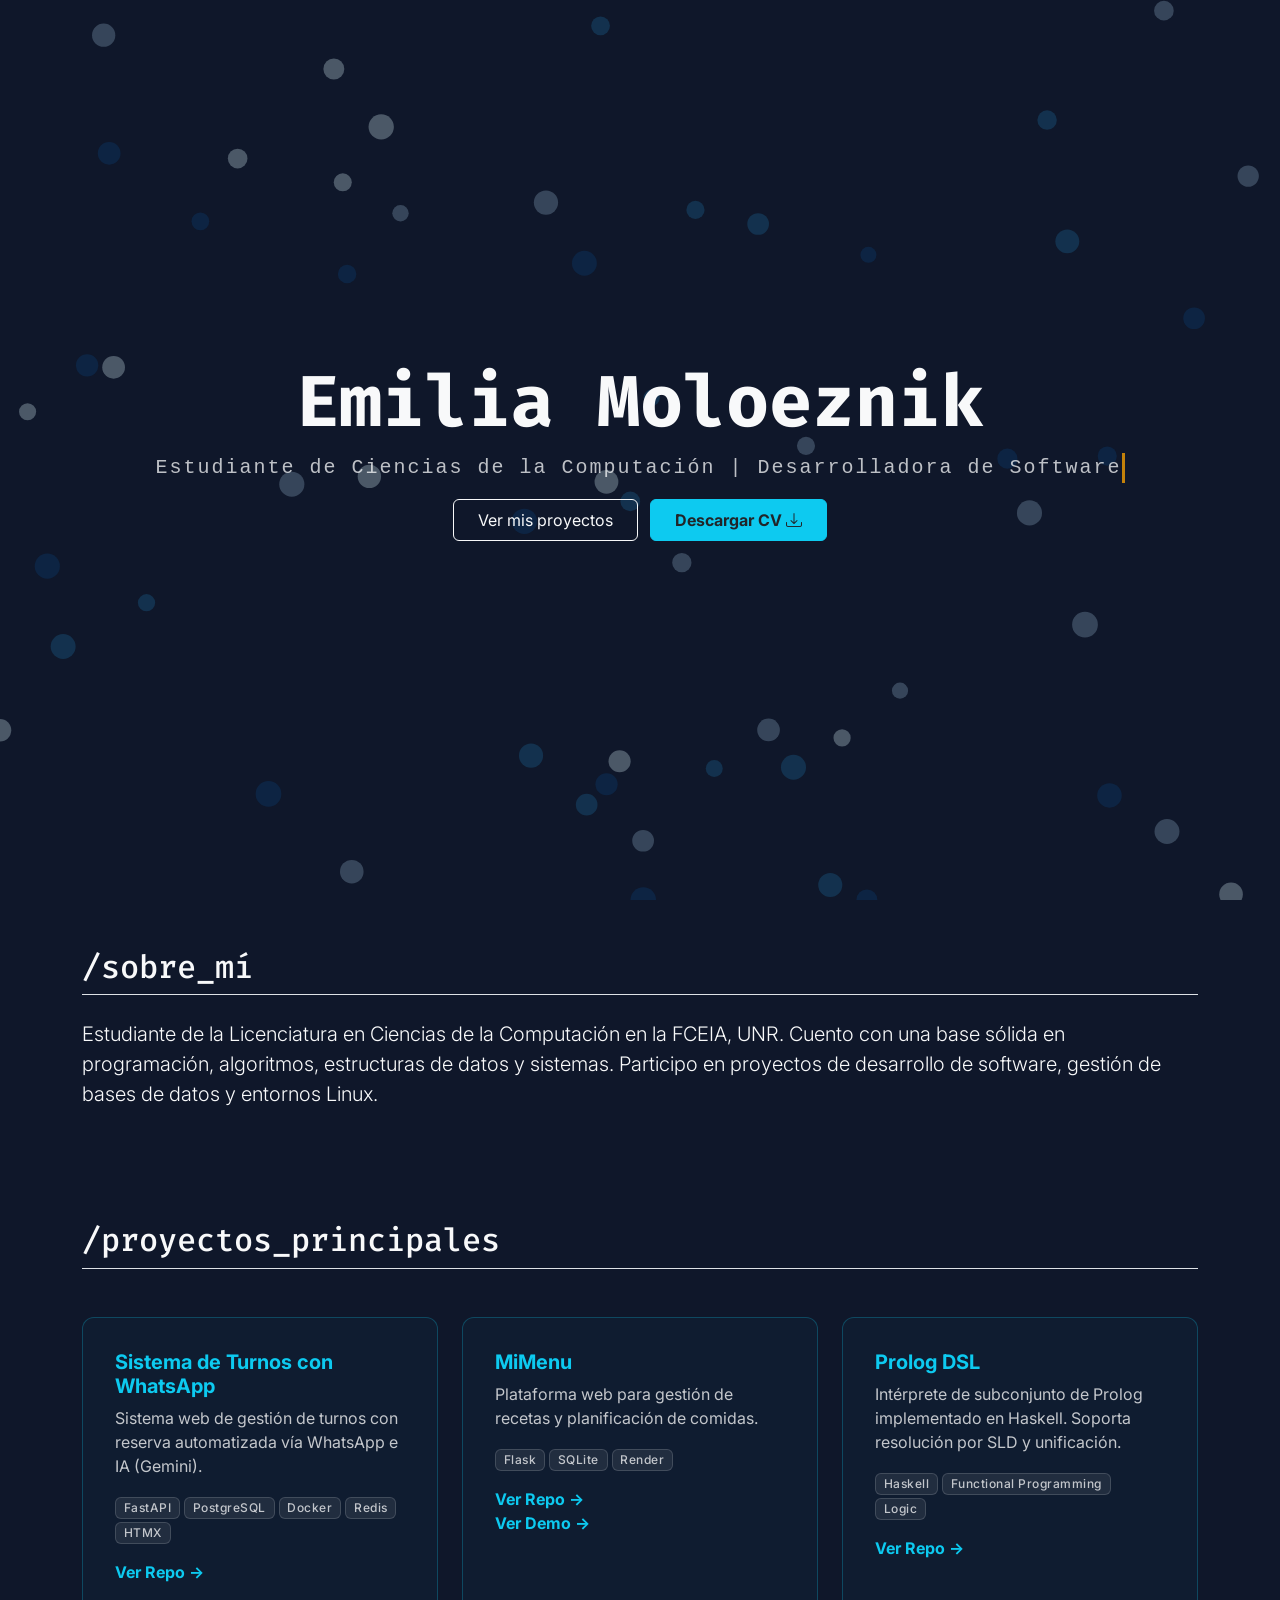
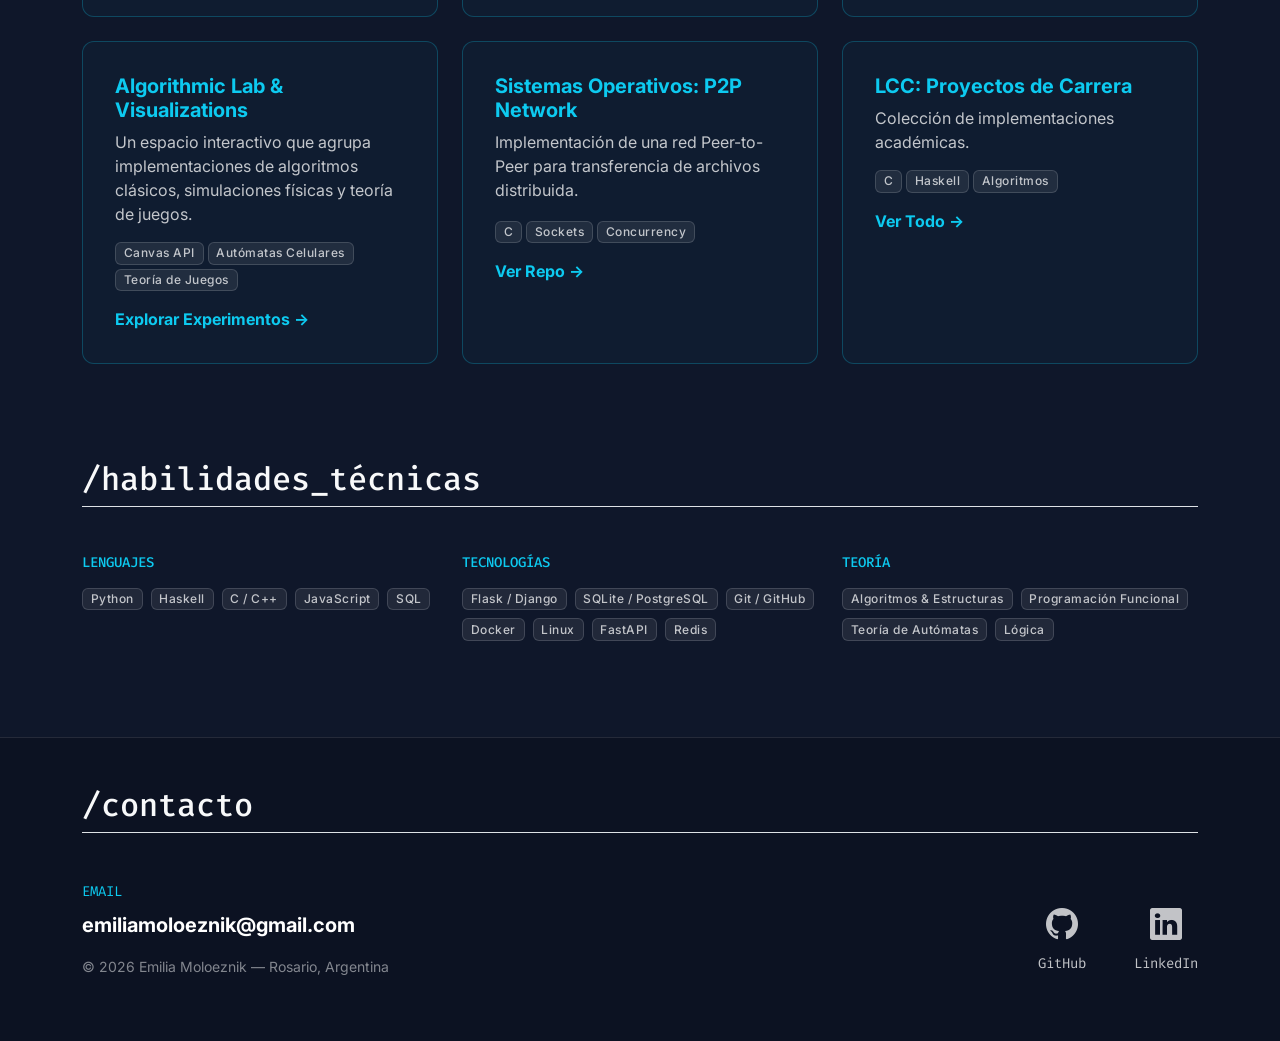
<file: index.html>
<!DOCTYPE html>
<html lang="es">

<head>
    <meta charset="UTF-8">
    <meta name="viewport" content="width=device-width, initial-scale=1.0">
    <meta name="description"
        content="Portfolio de Emilia Moloeznik - Estudiante de Ciencias de la Computación. Proyectos de software, simulaciones algorítmicas y programación funcional.">
    <meta name="keywords"
        content="Computer Science, Software Engineer, Portfolio, Haskell, Python, Algorithms, Rosario">
    <meta property="og:title" content="Emilia Moloeznik | Portfolio">
    <meta property="og:description" content="Explora mis proyectos de computación y experimentos algorítmicos.">
    <meta property="og:type" content="website">
    <meta name="twitter:card" content="summary_large_image">

    <link href="https://cdn.jsdelivr.net/npm/bootstrap@5.3.3/dist/css/bootstrap.min.css" rel="stylesheet">
    <link href="https://fonts.googleapis.com/css2?family=Fira+Code:wght@400;700&family=Inter:wght@400;700&display=swap"
        rel="stylesheet">
    <link rel="stylesheet" href="https://cdn.jsdelivr.net/npm/bootstrap-icons@1.11.3/font/bootstrap-icons.min.css">
    <link rel="stylesheet" href="style.css">
    <title>Emilia Moloeznik | Portfolio</title>
    <style>
    </style>
</head>

<body>

    <canvas id="indexcanvas"></canvas>

    <div class="content-wrapper">
        <section class="hero-section">
            <div>
                <h1 class="display-2 fw-bold font-mono">Emilia Moloeznik</h1>
                <p class="lead opacity-75 typewriter">Estudiante de Ciencias de la Computación | Desarrolladora de Software</p>
                <a href="#proyectos" class="btn btn-outline-light mt-3 px-4 py-2 me-2">Ver mis proyectos</a>
                <a href="CV_Emilia_Moloeznik.pdf" download="CV_Emilia_Moloeznik.pdf"
                    class="btn btn-info mt-3 px-4 py-2 text-dark fw-bold">Descargar CV <i
                        class="bi bi-download"></i></a>
            </div>
        </section>

        <section id="sobre-mi" class="container py-5">
            <h2 class="mb-4 font-mono border-bottom pb-2">/sobre_mí</h2>
                <p class="lead">
                    Estudiante de la Licenciatura en Ciencias de la Computación en la FCEIA, UNR.
                    Cuento con una base sólida en programación, algoritmos, estructuras de datos y sistemas. Participo en proyectos de desarrollo de software, gestión de bases de datos y entornos Linux.
                </p>
        </section>

        <section id="proyectos" class="container py-5">
            <h2 class="mb-5 font-mono border-bottom pb-2">/proyectos_principales</h2>
            <div class="row g-4">

                <div class="col-md-6 col-lg-4">
                    <div class="card h-100 project-card p-3 border-info border-opacity-25"
                        style="background: rgba(56, 189, 248, 0.03);">
                        <div class="card-body">
                            <h5 class="card-title fw-bold text-info">Sistema de Turnos con WhatsApp</h5>
                            <p class="card-text opacity-75">Sistema web de gestión de turnos con reserva automatizada vía WhatsApp e IA (Gemini).</p>
                            <div class="mb-3">
                                <span class="badge bg-secondary opacity-75">FastAPI</span>
                                <span class="badge bg-secondary opacity-75">PostgreSQL</span>
                                <span class="badge bg-secondary opacity-75">Docker</span>
                                <span class="badge bg-secondary opacity-75">Redis</span>
                                <span class="badge bg-secondary opacity-75">HTMX</span>
                            </div>
                            <a href="https://github.com/emiliamolo/Sistema-de-turnos-con-Whatsapp"
                                class="text-info text-decoration-none fw-bold">Ver Repo →</a>
                        </div>
                    </div>
                </div>
                <div class="col-md-6 col-lg-4">
                    <div class="card h-100 project-card p-3 border-info border-opacity-25"
                        style="background: rgba(56, 189, 248, 0.03);">
                        <div class="card-body">
                            <h5 class="card-title fw-bold text-info">MiMenu</h5>
                            <p class="card-text opacity-75">Plataforma web para gestión de recetas y planificación de
                                comidas.</p>
                            <div class="mb-3">
                                <span class="badge bg-secondary opacity-75">Flask</span>
                                <span class="badge bg-secondary opacity-75">SQLite</span>
                                <span class="badge bg-secondary opacity-75">Render</span>
                            </div>
                            <a href="https://github.com/emiliamolo/menu-semanal"
                                class="text-info text-decoration-none fw-bold">Ver Repo →</a></br>
                            <a href="https://menu-semanal-3psp.onrender.com/"
                                class="text-info text-decoration-none fw-bold">Ver Demo →</a>
                        </div>
                    </div>
                </div>
                <div class="col-md-6 col-lg-4">
                    <div class="card h-100 project-card p-3 border-info border-opacity-25"
                        style="background: rgba(56, 189, 248, 0.03);">
                        <div class="card-body">
                            <h5 class="card-title fw-bold text-info">Prolog DSL</h5>
                            <p class="card-text opacity-75">Intérprete de subconjunto de Prolog implementado en Haskell.
                                Soporta resolución por SLD y unificación.</p>
                            <div class="mb-3">
                                <span class="badge bg-secondary opacity-75">Haskell</span>
                                <span class="badge bg-secondary opacity-75">Functional Programming</span>
                                <span class="badge bg-secondary opacity-75">Logic</span>
                            </div>
                            <a href="https://github.com/emiliamolo/alp-tp-prolog"
                                class="text-info text-decoration-none fw-bold">Ver Repo →</a><br>
                        </div>
                    </div>
                </div>
                <div class="col-md-6 col-lg-4">
                    <div class="card h-100 project-card p-3 border-info border-opacity-25"
                        style="background: rgba(56, 189, 248, 0.03);">
                        <div class="card-body">
                            <h5 class="card-title fw-bold text-info">Algorithmic Lab & Visualizations</h5>
                            <p class="card-text opacity-75">Un espacio interactivo que agrupa implementaciones de
                                algoritmos clásicos, simulaciones físicas y teoría de juegos.</p>

                            <div class="mb-3 d-flex flex-wrap gap-1">
                                <span class="badge bg-secondary opacity-75">Canvas API</span>
                                <span class="badge bg-secondary opacity-75">Autómatas Celulares</span>
                                <span class="badge bg-secondary opacity-75">Teoría de Juegos</span>
                            </div>

                            <a href="proyectos/laboratorio/laboratorio.html"
                                class="text-info text-decoration-none fw-bold">Explorar Experimentos →</a>
                        </div>
                    </div>
                </div>
                <div class="col-md-6 col-lg-4">
                    <div class="card h-100 project-card p-3 border-info border-opacity-25"
                        style="background: rgba(56, 189, 248, 0.03);">
                        <div class="card-body">
                            <h5 class="card-title fw-bold text-info">Sistemas Operativos: P2P Network</h5>
                            <p class="card-text opacity-75">Implementación de una red Peer-to-Peer para transferencia de
                                archivos distribuida.</p>
                            <div class="mb-3">
                                <span class="badge bg-secondary opacity-75">C</span>
                                <span class="badge bg-secondary opacity-75">Sockets</span>
                                <span class="badge bg-secondary opacity-75">Concurrency</span>
                            </div>
                            <a href="https://github.com/SOI-TP-Final/p2p-system"
                                class="text-info text-decoration-none fw-bold">Ver Repo →</a>
                        </div>
                    </div>
                </div>
                <div class="col-md-6 col-lg-4">
                    <div class="card h-100 project-card p-3 border-info border-opacity-25"
                        style="background: rgba(56, 189, 248, 0.03);">
                        <div class="card-body">
                            <h5 class="card-title fw-bold text-info">LCC: Proyectos de Carrera</h5>
                            <p class="card-text opacity-75">Colección de implementaciones académicas.</p>
                            <div class="mb-3 d-flex flex-wrap gap-1">
                                <span class="badge bg-secondary opacity-75">C</span>
                                <span class="badge bg-secondary opacity-75">Haskell</span>
                                <span class="badge bg-secondary opacity-75">Algoritmos</span>
                            </div>
                            <a href="https://github.com/emiliamolo/lcc"
                                class="text-info text-decoration-none fw-bold">Ver
                                Todo →</a>
                        </div>
                    </div>
                </div>
            </div>
        </section>

        <section id="habilidades" class="container py-5">
            <h2 class="mb-5 font-mono border-bottom pb-2">/habilidades_técnicas</h2>
            <div class="row g-4">
                <div class="col-md-4">
                    <h5 class="text-info font-mono small mb-3">LENGUAJES</h5>
                    <div class="d-flex flex-wrap gap-2">
                        <span class="badge bg-secondary opacity-75">Python</span>
                        <span class="badge bg-secondary opacity-75">Haskell</span>
                        <span class="badge bg-secondary opacity-75">C / C++</span>
                        <span class="badge bg-secondary opacity-75">JavaScript</span>
                        <span class="badge bg-secondary opacity-75">SQL</span>
                    </div>
                </div>
                <div class="col-md-4">
                    <h5 class="text-info font-mono small mb-3">TECNOLOGÍAS</h5>
                    <div class="d-flex flex-wrap gap-2">
                        <span class="badge bg-secondary opacity-75">Flask / Django</span>
                        <span class="badge bg-secondary opacity-75">SQLite / PostgreSQL</span>
                        <span class="badge bg-secondary opacity-75">Git / GitHub</span>
                        <span class="badge bg-secondary opacity-75">Docker</span>
                        <span class="badge bg-secondary opacity-75">Linux</span>
                        <span class="badge bg-secondary opacity-75">FastAPI</span>
                        <span class="badge bg-secondary opacity-75">Redis</span>
                    </div>
                </div>
                <div class="col-md-4">
                    <h5 class="text-info font-mono small mb-3">TEORÍA</h5>
                    <div class="d-flex flex-wrap gap-2">
                        <span class="badge bg-secondary opacity-75">Algoritmos & Estructuras</span>
                        <span class="badge bg-secondary opacity-75">Programación Funcional</span>
                        <span class="badge bg-secondary opacity-75">Teoría de Autómatas</span>
                        <span class="badge bg-secondary opacity-75">Lógica</span>
                    </div>
                </div>
            </div>
        </section>

        <footer class="py-5 mt-5"
            style="background-color: rgba(0, 0, 0, 0.2); border-top: 1px solid rgba(255, 255, 255, 0.1);">
            <div class="container">
                <h2 class="mb-5 font-mono border-bottom pb-2">/contacto</h2>

                <div class="row align-items-center">
                    <div class="col-md-6 mb-4 mb-md-0">
                        <span class="d-block text-info font-mono small text-uppercase mb-2">EMAIL</span>
                        <a href="mailto:emiliamoloeznik@gmail.com" class="fs-5 text-decoration-none text-white fw-bold">
                            emiliamoloeznik@gmail.com
                        </a>
                        <p class="mt-3 opacity-50 small">© 2026 Emilia Moloeznik — Rosario, Argentina</p>
                    </div>

                    <div class="col-md-6 text-md-end">
                        <div class="d-flex justify-content-md-end gap-5">
                            <a href="https://github.com/emiliamolo" target="_blank"
                                class="text-white text-decoration-none opacity-75 hover-opacity-100">
                                <div class="text-center">
                                    <i class="bi bi-github fs-2"></i>
                                    <span class="d-block font-mono small mt-1">GitHub</span>
                                </div>
                            </a>
                            <a href="https://linkedin.com/in/emilia-moloeznik" target="_blank"
                                class="text-white text-decoration-none opacity-75 hover-opacity-100">
                                <div class="text-center">
                                    <i class="bi bi-linkedin fs-2"></i>
                                    <span class="d-block font-mono small mt-1">LinkedIn</span>
                                </div>
                            </a>
                        </div>
                    </div>
                </div>
            </div>
        </footer>
    </div>

    <script src="boids.js"></script>
</body>

</html>
</file>
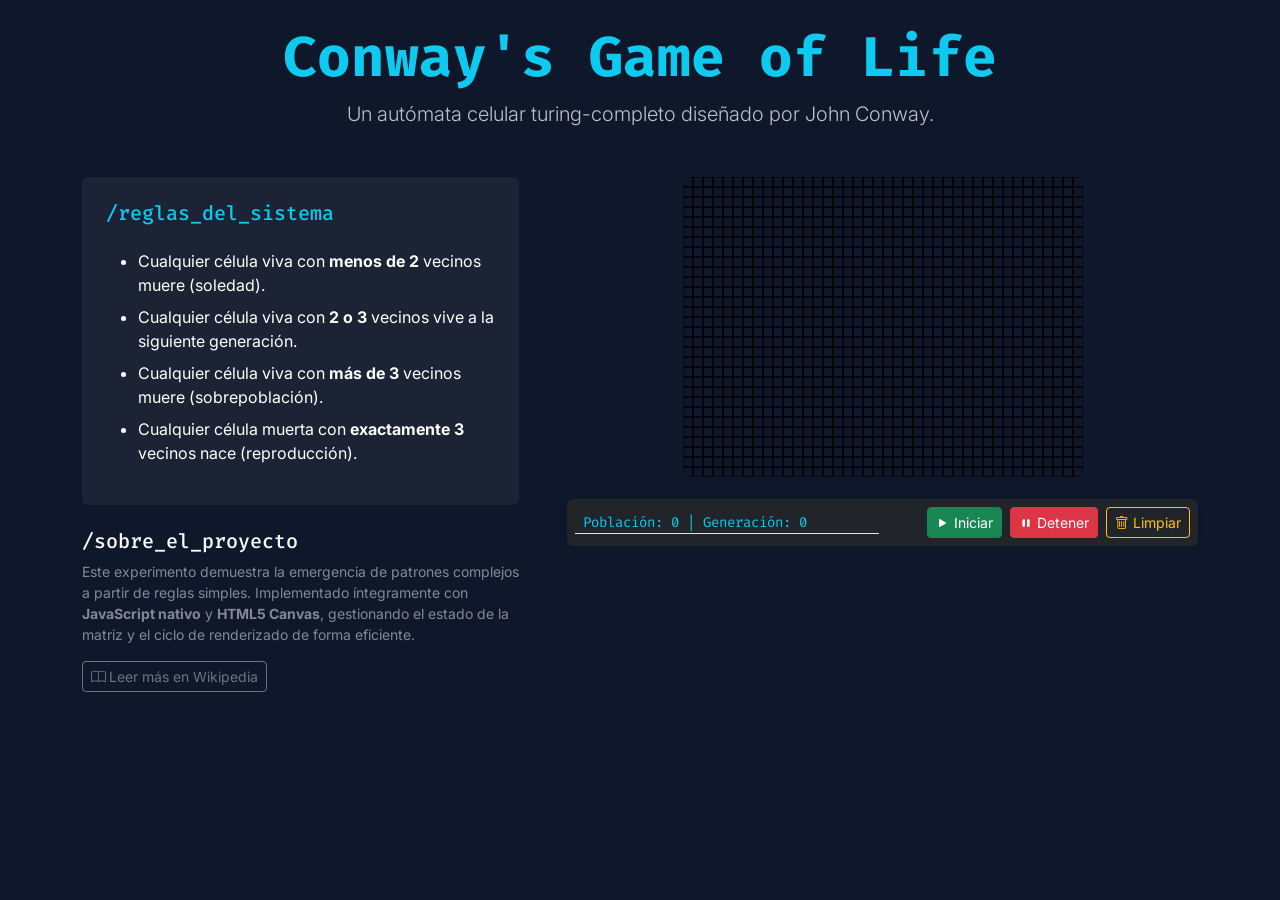
<file: proyectos/laboratorio/conway/index.html>
<!DOCTYPE html>
<html lang="es">
<head>
    <meta charset="UTF-8">
    <meta name="viewport" content="width=device-width, initial-scale=1.0">
    <title>Conway's Game of Life | Lab</title>
    <link href="https://cdn.jsdelivr.net/npm/bootstrap@5.3.3/dist/css/bootstrap.min.css" rel="stylesheet">
    <link rel="stylesheet" href="https://cdn.jsdelivr.net/npm/bootstrap-icons@1.11.3/font/bootstrap-icons.min.css">
    <link href="https://fonts.googleapis.com/css2?family=Fira+Code:wght@400;700&family=Inter:wght@400;700&display=swap" rel="stylesheet">
    <link href="../../../style.css" rel="stylesheet">
</head>
<body>
<main class="container py-4">
    <header class="text-center mb-5">
        <h1 class="display-4 fw-bold font-mono text-info">Conway's Game of Life</h1>
        <p class="lead opacity-75">Un autómata celular turing-completo diseñado por John Conway.</p>
    </header>

    <div class="row g-5">
        <div class="col-lg-5">
            <div class="card rules-card border-0 p-4 mb-4" style="background: rgba(255, 255, 255, 0.05);">
                <h3 class="h5 font-mono text-info">/reglas_del_sistema</h3>
                <ul class="mt-3 text-white"> <li class="mb-2">Cualquier célula viva con <strong>menos de 2</strong> vecinos muere (soledad).</li>
                    <li class="mb-2">Cualquier célula viva con <strong>2 o 3</strong> vecinos vive a la siguiente generación.</li>
                    <li class="mb-2">Cualquier célula viva con <strong>más de 3</strong> vecinos muere (sobrepoblación).</li>
                    <li>Cualquier célula muerta con <strong>exactamente 3</strong> vecinos nace (reproducción).</li>
                </ul>
            </div>
            
            <div class="mb-4">
                <h3 class="h5 font-mono">/sobre_el_proyecto</h3>
                <p class="small opacity-50 text-justify">
                    Este experimento demuestra la emergencia de patrones complejos a partir de reglas simples. 
                    Implementado íntegramente con <strong>JavaScript nativo</strong> y <strong>HTML5 Canvas</strong>, 
                    gestionando el estado de la matriz y el ciclo de renderizado de forma eficiente.
                </p>
                <a href="https://en.wikipedia.org/wiki/Conway%27s_Game_of_Life" target="_blank" class="btn btn-sm btn-outline-secondary">
                    <i class="bi bi-book"></i> Leer más en Wikipedia
                </a>
            </div>
        </div>

        <div class="col-lg-7">
            <div class="canvas-container text-center">
                <canvas id="conway" width="400" height="300" class="rounded shadow-inner"></canvas>
                
                    <div class="d-flex flex-column flex-md-row justify-content-between align-items-center mt-3 bg-dark p-3 p-md-2 rounded shadow-sm gap-3">
                        <div id="datos" class="font-mono small text-info px-2 border-bottom border-md-0 pb-2 pb-md-0 w-100 text-center text-md-start">
                            Población: 0 | Generación: 0
                        </div>
                        
                        <div class="d-flex gap-2 w-100 justify-content-center justify-content-md-end">
                            <button id="start" class="btn btn-success btn-sm flex-fill flex-md-grow-0">
                                <i class="bi bi-play-fill"></i> <span class="d-none d-sm-inline">Iniciar</span>
                            </button>
                            <button id="stop" class="btn btn-danger btn-sm flex-fill flex-md-grow-0">
                                <i class="bi bi-pause-fill"></i> <span class="d-none d-sm-inline">Detener</span>
                            </button>
                            <button id="clear" class="btn btn-outline-warning btn-sm flex-fill flex-md-grow-0">
                                <i class="bi bi-trash"></i> <span class="d-none d-sm-inline">Limpiar</span>
                            </button>
                        </div>
                    </div>
            </div>
        </div>
    </div>
</main>

<script src="conway.js"></script>
</body>
</html>
</file>
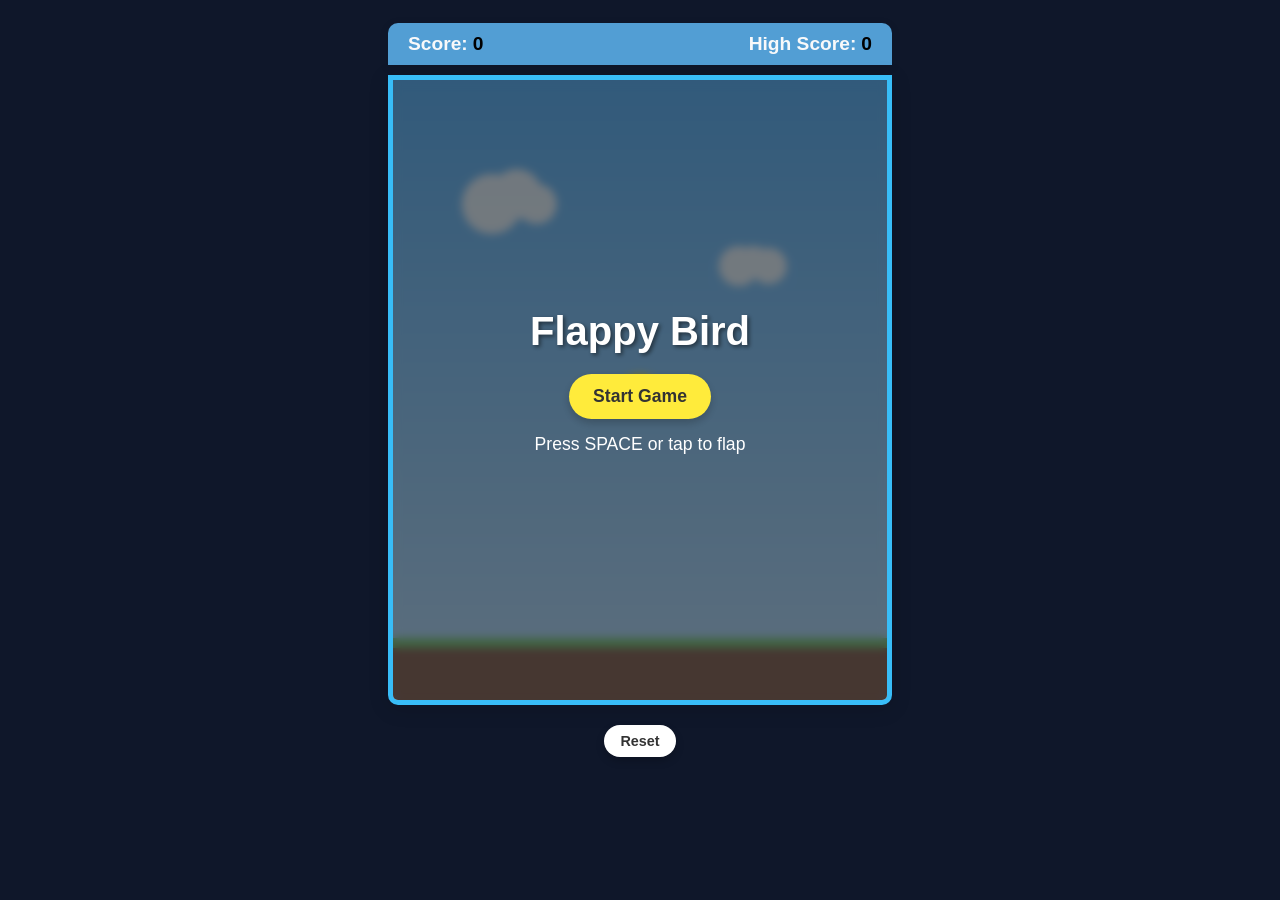
<file: proyectos/laboratorio/flappyBird/index.html>
<!DOCTYPE html>
<hmtl lang="en">
    <head><meta charset="UTF-8">
        <meta name="viewport" content="width=device-width, initial-scale=1.0">
        <meta name="description" content="flopyBird game implemented in JavaScript.">
        <meta name="keywords" content="flopyBird, JavaScript, game">
        <meta property="og:title" content="Floppy Bird">
        <meta property="og:description" content="Juega Floppy Bird, un divertido clon de Flappy Bird en JavaScript.">
        <meta property="og:image" content="icono.ico">
        <link rel="icon" href="icono.ico" type="image/x-icon">
        <link rel="stylesheet" href="style.css">
        <link rel="stylesheet" href="../../../style.css">
        <title>Floppy Bird</title>
    </head>
    <body>
        <div class="game-container">
            <div class="score-display">
                <div class="current-score">Score: <span id="current-score">0</span></div>
                <div class="high-score">High Score: <span id="high-score">0</span></div>
            </div>
            
            <div class="game-area">
                <canvas id="game-canvas" alt="floppy bird game"></canvas>
                
                <div id="start-screen" class="overlay">
                    <h1>Flappy Bird</h1>
                    <button id="start-button">Start Game</button>
                    <p>Press SPACE or tap to flap</p>
                </div>
                
                <div id="game-over-screen" class="overlay hidden">
                    <h2>Game Over!</h2>
                    <p>Score: <span id="final-score">0</span></p>
                    <button id="restart-button">Play Again</button>
                </div>
            </div>
            
            <div class="controls">
                <button id="pause-button" class="control-button hidden">Pause</button>
                <button id="reset-button" class="control-button">Reset</button>
            </div>
        </div>
        <script src="bird.js"></script>
    </body>
</hmtl>
</file>
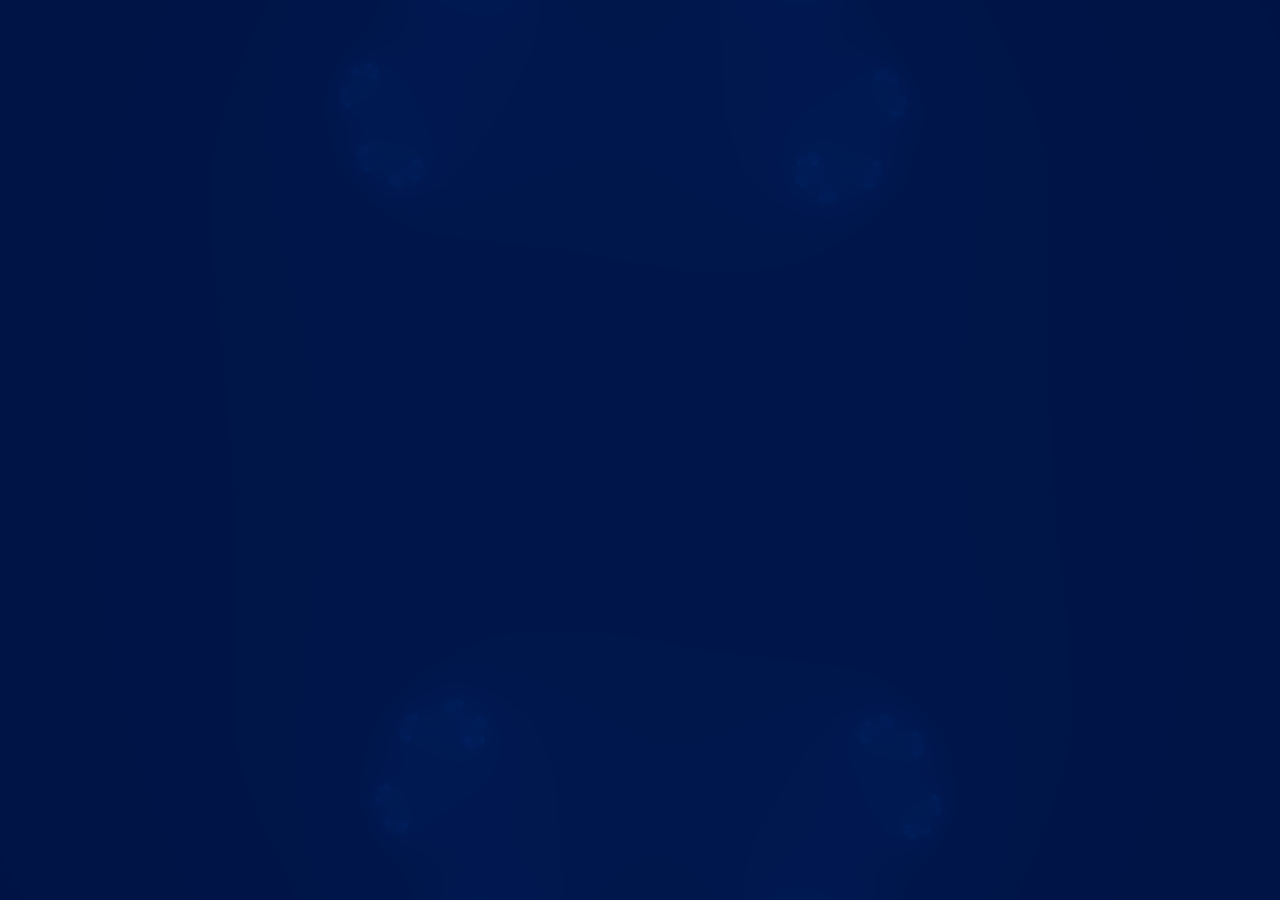
<file: proyectos/laboratorio/mandelbrot/index.html>
<!DOCTYPE html>
<html lang="en">
<head>
    <meta charset="UTF-8">
    <meta name="viewport" content="width=device-width, initial-scale=1.0">
    <link rel="stylesheet" href="style.css">
    <title>Conjunto de Mandelbrot</title>
</head>
<body>

    <canvas id="canvas"></canvas>
    <script src="mandelbrot.js"></script>

</body>
</html>
</file>
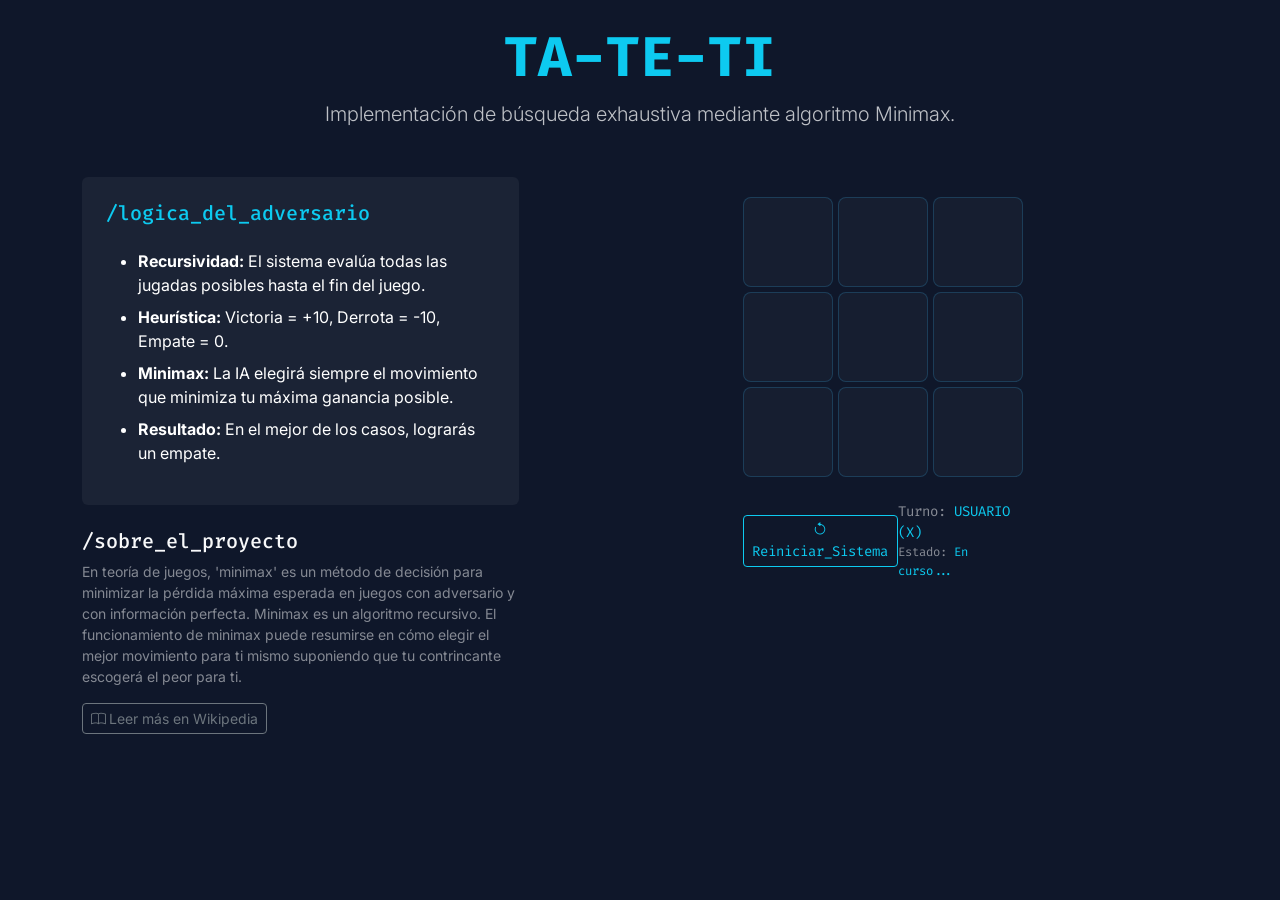
<file: proyectos/laboratorio/tateti/index.html>
<!DOCTYPE html>
<html lang="es">
<head>
    <meta charset="UTF-8">
    <meta name="viewport" content="width=device-width, initial-scale=1.0">
    <title>Ta Te Ti | Lab</title>
    <link href="https://cdn.jsdelivr.net/npm/bootstrap@5.3.3/dist/css/bootstrap.min.css" rel="stylesheet">
    <link rel="stylesheet" href="https://cdn.jsdelivr.net/npm/bootstrap-icons@1.11.3/font/bootstrap-icons.min.css">
    <link href="https://fonts.googleapis.com/css2?family=Fira+Code:wght@400;700&family=Inter:wght@400;700&display=swap" rel="stylesheet">
    <link rel="stylesheet" href="../../../style.css">
</head>
<style>
/* Contenedor del Ta-Te-Ti */
.game-container-tateti {
    width: 100%;
    max-width: 320px;
    padding: 20px;
}

/* Grilla de 3x3 */
.ttt-grid {
    display: grid;
    grid-template-columns: repeat(3, 1fr);
    grid-template-rows: repeat(3, 1fr);
    gap: 5px;
    aspect-ratio: 1 / 1;
}

/* Estilo de cada celda */
.cell {
    background: rgba(255, 255, 255, 0.03);
    border: 1px solid rgba(56, 189, 248, 0.2);
    border-radius: 8px;
    font-size: 2.5rem;
    font-family: 'Fira Code', monospace;
    color: #38bdf8;
    cursor: pointer;
    transition: all 0.2s ease;
    display: flex;
    justify-content: center;
    align-items: center;
}

.cell:hover {
    background: rgba(56, 189, 248, 0.1);
    border-color: #38bdf8;
}

/* Estilos para las marcas */
.cell.x::before { content: "X"; color: #38bdf8; }
.cell.o::before { content: "O"; color: #f472b6; } /* Un toque de rosa para la IA */

.cell.disabled {
    cursor: not-allowed;
    pointer-events: none;
}

/* Ajustes mobile */
@media (max-width: 992px) {
    .game-container-tateti {
        margin: 0 auto;
    }
}
</style>
<body>
<main class="container py-4">
    <header class="text-center mb-5">
        <h1 class="display-4 fw-bold font-mono text-info">TA-TE-TI</h1>
        <p class="lead opacity-75">Implementación de búsqueda exhaustiva mediante algoritmo Minimax.</p>
    </header>

    <div class="row g-5">
        <div class="col-lg-5">
            <div class="card rules-card border-0 p-4 mb-4" style="background: rgba(255, 255, 255, 0.05);">
                <h3 class="h5 font-mono text-info">/logica_del_adversario</h3>
                <ul class="mt-3 text-white">
                    <li class="mb-2"><strong>Recursividad:</strong> El sistema evalúa todas las jugadas posibles hasta el fin del juego.</li>
                    <li class="mb-2"><strong>Heurística:</strong> Victoria = +10, Derrota = -10, Empate = 0.</li>
                    <li class="mb-2"><strong>Minimax:</strong> La IA elegirá siempre el movimiento que minimiza tu máxima ganancia posible.</li>
                    <li><strong>Resultado:</strong> En el mejor de los casos, lograrás un empate.</li>
                </ul>
            </div>
            
            <div class="mb-4">
                <h3 class="h5 font-mono">/sobre_el_proyecto</h3>
                <p class="small opacity-50 text-justify">
                    En teoría de juegos, 'minimax' es un método de decisión para minimizar la pérdida máxima esperada en juegos con adversario y con información perfecta. Minimax es un algoritmo recursivo.

                    El funcionamiento de minimax puede resumirse en cómo elegir el mejor movimiento para ti mismo suponiendo que tu contrincante escogerá el peor para ti. 
                </p>
                <a href="https://es.wikipedia.org/wiki/Minimax" target="_blank" class="btn btn-sm btn-outline-secondary">
                    <i class="bi bi-book"></i> Leer más en Wikipedia
                </a>
            </div>
        </div>
        <div class="col-lg-7 d-flex justify-content-center align-items-start">
            <div class="game-container-tateti">
                <div id="board" class="ttt-grid">
                    <button class="cell" data-index="0"></button>
                    <button class="cell" data-index="1"></button>
                    <button class="cell" data-index="2"></button>
                    <button class="cell" data-index="3"></button>
                    <button class="cell" data-index="4"></button>
                    <button class="cell" data-index="5"></button>
                    <button class="cell" data-index="6"></button>
                    <button class="cell" data-index="7"></button>
                    <button class="cell" data-index="8"></button>
                </div>
                
                <div class="mt-4 d-flex justify-content-between align-items-center">
                    <button id="reset-ttt" class="btn btn-outline-info font-mono btn-sm">
                        <i class="bi bi-arrow-counterclockwise"></i> Reiniciar_Sistema
                    </button>
                    <div>
                    <div class="turn-indicator font-mono small text-white-50">
                        Turno: <span id="player-turn" class="text-info">USUARIO</span>
                    </div>
                    <div class="font-mono small text-white-50">
                        <p class="font-mono mb-0 small">
                            Estado: <span class="text-info" id="game-status">Esperando movimiento...</span>
                        </p>
                    </div>
                    </div>
                </div>
            </div>
        </div>
    </div>
</main>

<script src="tateti.js"></script>
</body>
</html>
</file>
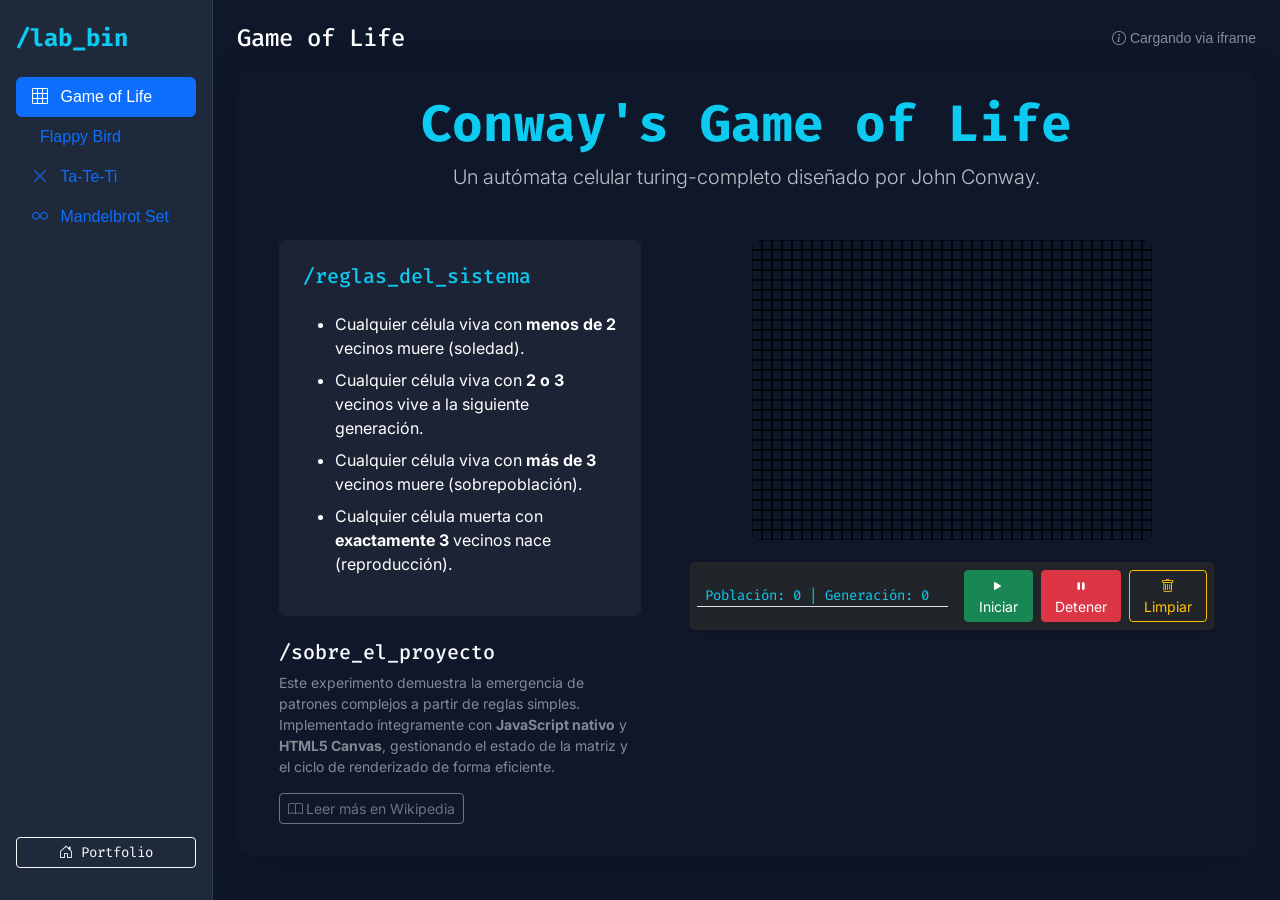
<file: proyectos/laboratorio/laboratorio.html>
<!DOCTYPE html>
<html lang="es">
<head>
    <meta charset="UTF-8">
    <meta name="viewport" content="width=device-width, initial-scale=1.0">
    <title>Algorithmic Lab | Indice</title>
    <link href="https://cdn.jsdelivr.net/npm/bootstrap@5.3.3/dist/css/bootstrap.min.css" rel="stylesheet">
    <link rel="stylesheet" href="https://cdn.jsdelivr.net/npm/bootstrap-icons@1.11.3/font/bootstrap-icons.min.css">
    <link href="https://fonts.googleapis.com/css2?family=Fira+Code:wght@400;700&display=swap" rel="stylesheet">
    <link rel="stylesheet" href="../../style.css">
    <link rel="stylesheet" href="labstyle.css">
</head>
<body>

<div class="container-fluid">
    <div class="row">
        <nav class="col-md-3 col-lg-2 sidebar p-3 d-flex flex-column">
            <h4 class="font-mono text-info fw-bold mb-4 pt-2">/lab_bin</h4>
            
            <ul class="nav nav-pills flex-column mb-auto">
                <li>
                    <a href="#" class="nav-link active" onclick="changeGame('conway/index.html', this)">
                        <i class="bi bi-grid-3x3 me-2"></i> Game of Life
                    </a>
                </li>
                <li>
                    <a href="#" class="nav-link" onclick="changeGame('flappyBird/index.html', this)">
                        <i class="bi bi-bird me-2"></i> Flappy Bird
                    </a>
                </li>
                <li>
                    <a href="#" class="nav-link" onclick="changeGame('tateti/index.html', this)">
                        <i class="bi bi-x-lg me-2"></i> Ta-Te-Ti
                    </a>
                </li>
                <li>
                    <a href="#" class="nav-link" onclick="changeGame('mandelbrot/index.html', this)">
                        <i class="bi bi-infinity me-2"></i> Mandelbrot Set
                    </a>
                </li>
            </ul>

            <div class="mt-auto pb-3">
                <a href="../../index.html" class="btn btn-outline-light btn-sm w-100 font-mono">
                    <i class="bi bi-house-door"></i> Portfolio
                </a>
            </div>
        </nav>

        <main class="col-md-9 col-lg-10 p-4">
            <div class="d-flex justify-content-between align-items-center mb-3">
                <div>
                    <h2 id="current-title" class="h4 font-mono text-white mb-0">Conway's Game of Life</h2>
                </div>
                <div class="text-end text-white-50 small">
                    <i class="bi bi-info-circle"></i> Cargando via iframe
                </div>
            </div>

            <div class="game-viewport shadow-lg">
                <div id="loader" class="position-absolute top-50 start-50 translate-middle text-center" style="z-index: 5;">
                    <div class="spinner-border text-info" role="status"></div>
                    <p class="font-mono mt-2 text-info small">Cargando modulo...</p>
                </div>
                    
                <iframe id="game-frame" src="about:blank" onload="hideLoader()"></iframe>
            </div>
        </main>
    </div>
</div>

<script>
    function changeGame(url, element) {
        const loader = document.getElementById('loader');
        const frame = document.getElementById('game-frame');

        loader.classList.remove('d-none');
        frame.style.opacity = "0";
        // Cambiar el src del iframe
        frame.src = url;

        document.querySelectorAll('.nav-link').forEach(link => link.classList.remove('active'));
        element.classList.add('active');
        document.getElementById('current-title').innerText = element.innerText.trim();
    }
    function hideLoader() {
        const loader = document.getElementById('loader');
        const frame = document.getElementById('game-frame');
        
        loader.classList.add('d-none');
        frame.style.opacity = "1";
        frame.style.transition = "opacity 0.5s ease";
    }
    document.addEventListener('DOMContentLoaded', () => {
        // Buscamos el link que tiene la clase 'active' por defecto (el de Conway)
        const activeLink = document.querySelector('.nav-link.active');
        if (activeLink) {
            // Obtenemos la ruta del atributo onclick (tenemos que extraerla del string)
            // O más fácil: llamamos a la función con la ruta a mano la primera vez
            changeGame('conway/index.html', activeLink);
        }
    });
</script>

</body>
</html>
</file>
<file: style.css>
/* --- VARIABLES GLOBALES --- */
:root {
    --bg-dark: #0f172a;
    --bg-card: rgba(255, 255, 255, 0.05);
    --bg-sidebar: #1e293b;
    --accent-info: #38bdf8;
    --font-main: 'Inter', sans-serif;
    --font-mono: 'Fira Code', monospace;
}
html {
    scroll-behavior: smooth;
}
body { 
    font-family: var(--font-main); 
    color: #f8f9fa; 
    background-color: var(--bg-dark); 
    margin: 0;
}

.badge {
    font-weight: 500;
    letter-spacing: 0.5px;
    background-color: rgba(255, 255, 255, 0.1) !important;
    border: 1px solid rgba(255, 255, 255, 0.2);
}


.font-mono { font-family: var(--font-mono); }

.project-card, .project-card-custom { 
    background: var(--bg-card); 
    border: 1px solid rgba(255, 255, 255, 0.1); 
    transition: transform 0.3s ease, border-color 0.3s ease;
    color: white;
    border-radius: 12px;
}

.project-card:hover, .project-card-custom:hover { 
    transform: translateY(-10px); 
    background: rgba(255, 255, 255, 0.1); 
    border-color: var(--accent-info);
}

.hover-opacity-100:hover { 
    opacity: 1 !important; 
    transition: opacity 0.3s ease; 
}


.hero-section { height: 100vh; display: flex; align-items: center; justify-content: center; text-align: center; }

#indexcanvas { 
    position: absolute;
    top: 0; 
    left: 0; 
    width: 100vw; 
    height: 100vh; 
    z-index: -1; 
    opacity: 0.4; 
    pointer-events: none; 
}
.content-wrapper { position: relative; z-index: 2; }

.typewriter {
  font-family: monospace; /* Queda mejor con tipografías fijas */
  overflow: hidden; /* Esconde el texto que aún no se "escribió" */
  border-right: .15em solid orange; /* El cursor */
  white-space: nowrap; /* Mantiene todo en una sola línea */
  margin: 0 auto; 
  letter-spacing: .10em; 
  
  /* Animaciones: typing (escribir) y blink (cursor parpadeando) */
  animation: 
    typing 3.5s steps(40, end),
    blink-caret .75s step-end infinite;
}
@media (max-width: 768px) {
    .typewriter {
        white-space: normal; /* Permite que el texto baje a la siguiente línea */
        border-right: none;  /* Quitamos el cursor porque queda raro si hay varias líneas */
        animation: none;     /* Opcional: quitamos la animación para que sea legible al toque */
        overflow: visible;
        width: 100% !important;
        animation: 
            typing 3.5s steps(40, end),
            blink-caret .75s step-end infinite;
    }
}
/* El efecto de escribir: expande el ancho de 0 a 100% */
@keyframes typing {
  from { width: 0 }
  to { width: 100% }
}

/* El parpadeo del cursor */
@keyframes blink-caret {
  from, to { border-color: transparent }
  50% { border-color: orange; }
}
</file>
<file: proyectos/laboratorio/flappyBird/style.css>
/* Reset and base styles */
* {
    margin: 0;
    padding: 0;
    box-sizing: border-box;
}

body {
    font-family: 'Arial', sans-serif;
    background: transparent;
    min-height: 100vh;
    display: flex;
    justify-content: center;
    align-items: center;
    padding: 20px;
}

/* Game container */
.game-container {
    width: 100%;
    max-width: 900px;
    height: 95vh;
    display: flex;
    flex-direction: column;
    align-items: center;
    gap: 10px;
}

/* Score display */
.score-display {
    width: 100%;
    display: flex;
    justify-content: space-between;
    background-color: rgba(99, 192, 255, 0.8);
    padding: 10px 20px;
    border-radius: 10px 10px 0 0;
    font-weight: bold;
    font-size: 1.2rem;
    box-shadow: 0 2px 10px rgba(0, 0, 0, 0.1);
}

.current-score, .high-score {
    display: flex;
    align-items: center;
}

#current-score, #high-score {
    color: #000000;
    margin-left: 5px;
}

/* Game area */
.game-area {
    position: relative;
    width: 100%;
    height: 100%;
    aspect-ratio: 4/5;
    background-color: #55bbff;
    max-height: 70vh;
    border-radius: 0 0 10px 10px;
    overflow: hidden;
    box-shadow: 0 4px 20px rgba(0, 0, 0, 0.15);
    border: 5px solid #38bdf8;
}

#game-canvas {
    width: 100%;
    height: 100%;
    display: block;
    object-fit: contain;
}

/* Overlay screens */
.overlay {
    position: absolute;
    top: 0;
    left: 0;
    width: 100%;
    height: 100%;
    display: flex;
    flex-direction: column;
    justify-content: center;
    align-items: center;
    background-color: rgba(0, 0, 0, 0.5);
    backdrop-filter: blur(4px);
    color: white;
    text-align: center;
    padding: 20px;
}

.overlay h1 {
    font-size: 2.5rem;
    margin-bottom: 20px;
    text-shadow: 2px 2px 4px rgba(0, 0, 0, 0.5);
}

.overlay h2 {
    font-size: 2rem;
    margin-bottom: 15px;
    text-shadow: 2px 2px 4px rgba(0, 0, 0, 0.5);
}

.overlay p {
    margin: 15px 0;
    font-size: 1.1rem;
}

.hidden {
    display: none;
}

/* Buttons */
button {
    background-color: #ffeb3b;
    color: #333;
    border: none;
    padding: 12px 24px;
    font-size: 1.1rem;
    font-weight: bold;
    border-radius: 50px;
    cursor: pointer;
    transition: all 0.2s ease;
    box-shadow: 0 4px 8px rgba(0, 0, 0, 0.2);
}

button:hover {
    background-color: #fdd835;
    transform: translateY(-2px);
    box-shadow: 0 6px 12px rgba(0, 0, 0, 0.2);
}

button:active {
    transform: translateY(0);
    box-shadow: 0 2px 4px rgba(0, 0, 0, 0.2);
}

/* Controls */
.controls {
    width: 100%;
    display: flex;
    justify-content: center;
    gap: 10px;
    margin-top: 10px;
}

.control-button {
    padding: 8px 16px;
    font-size: 0.9rem;
    background-color: white;
    color: #333;
}
@media (max-width: 768px) {
    .game-container {
        max-width: 100%;
        padding: 10px;
    }
    
    .game-area {
        aspect-ratio: 9/16; /* Volvemos al formato vertical de celular */
        max-height: 80vh;
    }
}

@media (max-width: 500px) {
    .score-display {
        font-size: 1rem;
        padding: 8px 15px;
    }
    .overlay h1 {
        font-size: 2rem;
    }
    
    .overlay h2 {
        font-size: 1.7rem;
    }
    
    button {
        padding: 10px 20px;
        font-size: 1rem;
    }
}

@media (max-width: 350px) {
    .score-display {
        font-size: 0.9rem;
    }
    .overlay h1 {
        font-size: 1.8rem;
    }
}
</file>
<file: proyectos/laboratorio/mandelbrot/style.css>
html, body {
    margin: 0;
    padding: 0;
    width: 100%;
    height: 100%;
    overflow: hidden;
    
}

canvas {
    display: block;
    position:absolute;
    margin: 0;
    width: 100vw;
    height: 100vh;
}
</file>
<file: proyectos/laboratorio/labstyle.css>
/* --- LABORATORIO ESTRUCTURA --- */

/* Contenedor principal para evitar scroll doble */
.container-fluid, .row {
    height: 100vh;
    overflow: hidden;
}

/* Sidebar responsivo */
.sidebar {
    background: var(--bg-sidebar);
    border-right: 1px solid rgba(255, 255, 255, 0.1);
    z-index: 1000;
    transition: all 0.3s ease;
}

/* Main content: Flexbox para que el iframe crezca */
main {
    display: flex;
    flex-direction: column;
    height: 100vh;
    overflow-y: auto;
}

/* El contenedor del juego debe expandirse */
.game-viewport {
    flex-grow: 1; /* Toma todo el espacio sobrante */
    margin-bottom: 20px;
    background: #000;
    border-radius: 12px;
    overflow: hidden;
    position: relative;
}

iframe {
    width: 100%;
    height: 100%;
    border: none;
    display: block;
}

/* --- AJUSTES PARA CELULAR (Media Queries) --- */
@media (max-width: 768px) {
    /* 1. Forzamos que el contenedor principal permita el flujo */
    .container-fluid, .row {
        height: auto !important;
        overflow: visible !important;
        display: block !important; /* Desactivamos flexbox si da problemas */
    }

    /* 2. El área del juego DEBE tener una altura mínima real */
    .game-viewport {
        display: block !important;
        width: 100% !important;
        height: 60vh !important; /* Ocupa el 60% del alto de la pantalla */
        min-height: 350px !important; /* Nunca menos de esto */
        margin: 15px 0 !important;
        position: relative !important;
        visibility: visible !important;
        opacity: 1 !important;
    }

    /* 3. El iframe debe llenar ese contenedor */
    iframe {
        position: absolute;
        top: 0;
        left: 0;
        width: 100% !important;
        height: 100% !important;
        border: none;
    }
    
    /* 4. Ocultamos cosas que ocupen espacio innecesario en mobile */
    .sidebar h4, .text-end.text-white-50 {
        display: none !important;
    }
}
</file>
